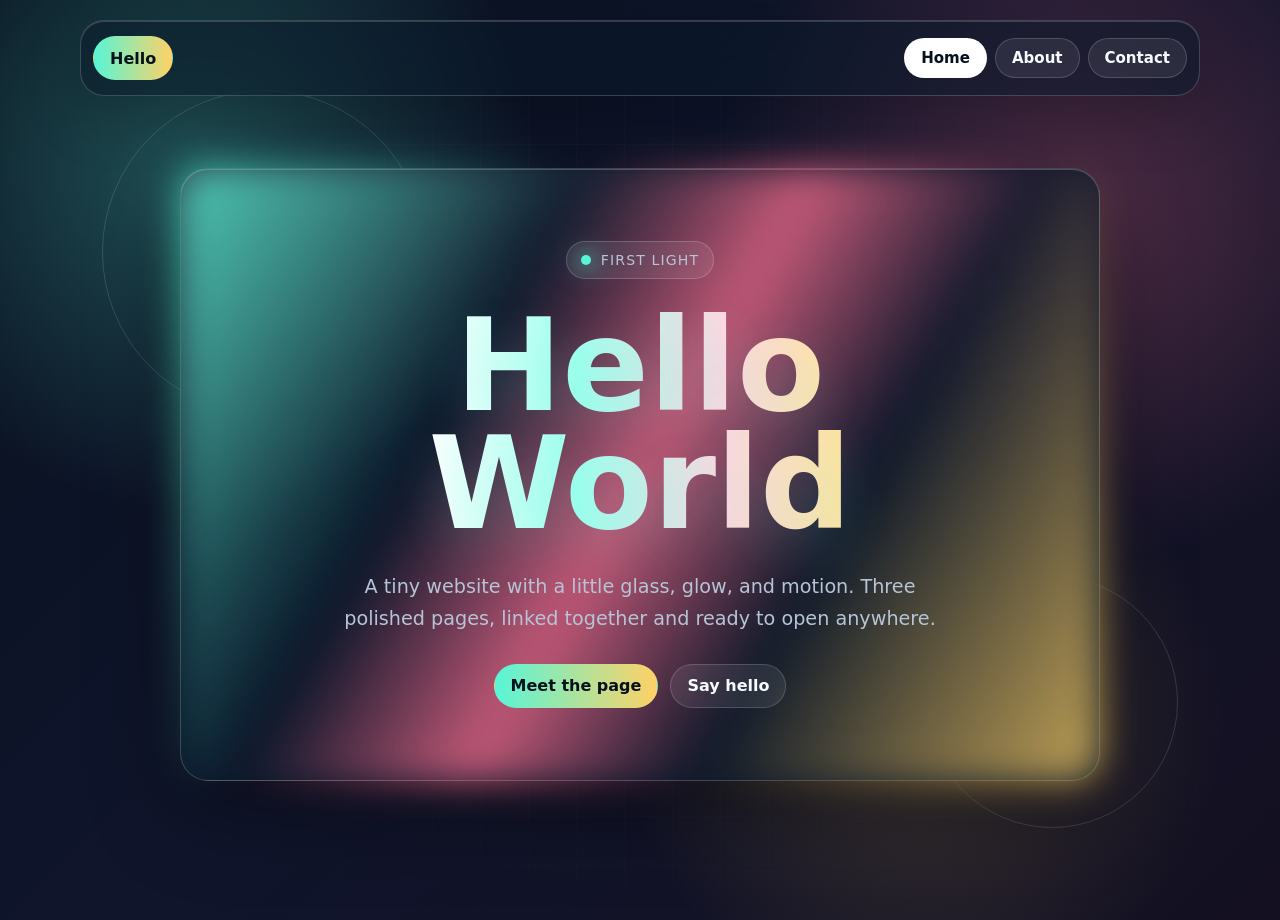
<file: index.html>
<!DOCTYPE html>
<html lang="en">
<head>
  <meta charset="UTF-8">
  <meta name="viewport" content="width=device-width, initial-scale=1.0">
  <title>Hello World | Home</title>
  <link rel="stylesheet" href="styles.css">
</head>
<body>
  <div class="orbit one" aria-hidden="true"></div>
  <div class="orbit two" aria-hidden="true"></div>

  <header class="site-header">
    <a class="logo" href="index.html">Hello</a>
    <nav aria-label="Main navigation">
      <a class="active" href="index.html">Home</a>
      <a href="about.html">About</a>
      <a href="contact.html">Contact</a>
    </nav>
  </header>

  <main class="hero">
    <div class="badge"><span class="spark"></span>First light</div>
    <h1>Hello<br>World</h1>
    <p>A tiny website with a little glass, glow, and motion. Three polished pages, linked together and ready to open anywhere.</p>
    <div class="actions" aria-label="Page actions">
      <a class="button primary" href="about.html">Meet the page</a>
      <a class="button" href="contact.html">Say hello</a>
    </div>
  </main>
</body>
</html>
</file>
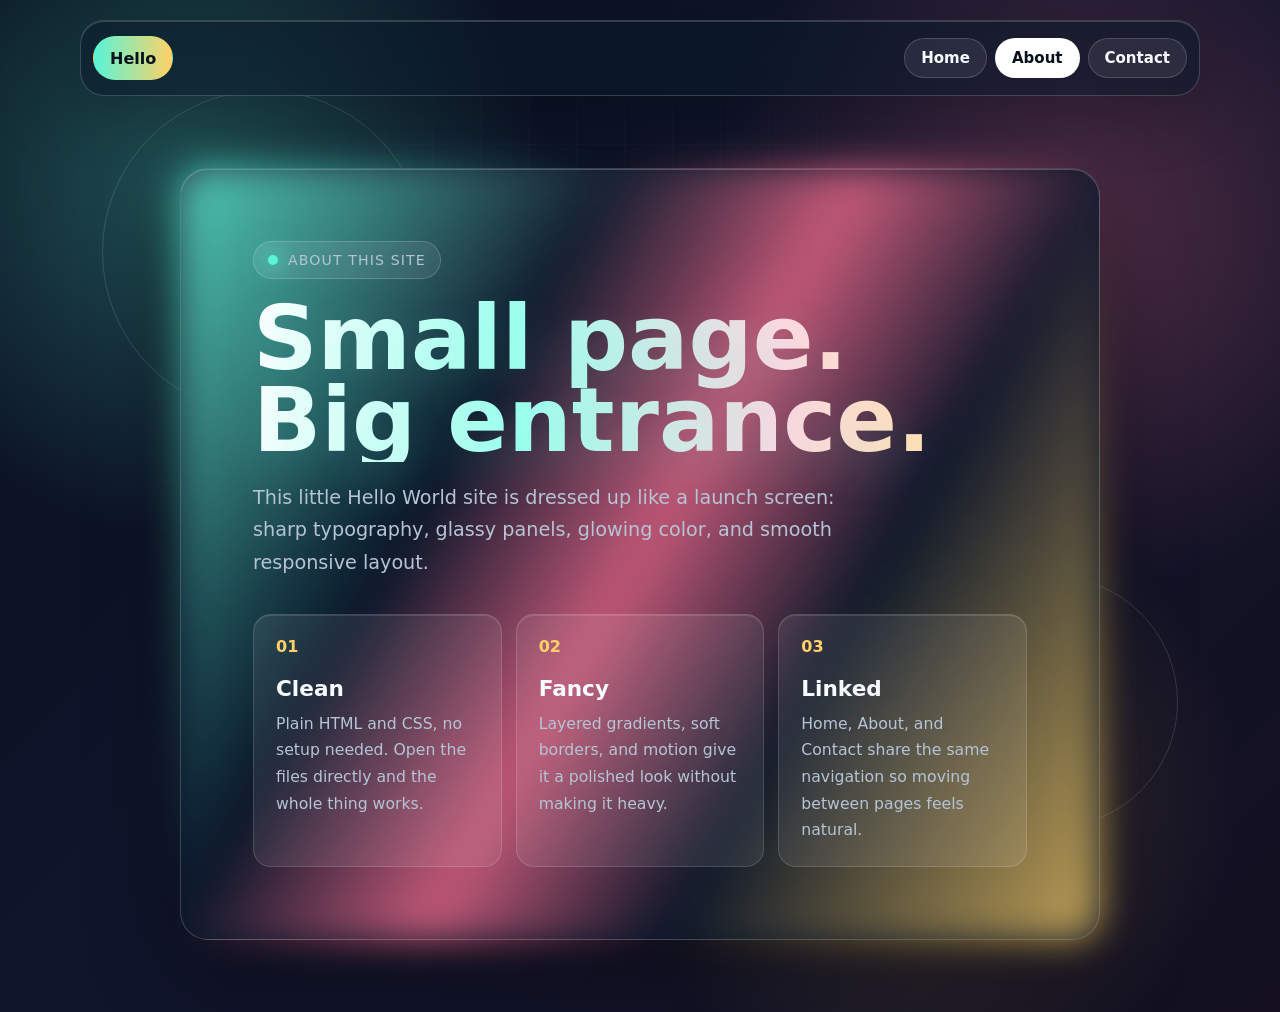
<file: about.html>
<!DOCTYPE html>
<html lang="en">
<head>
  <meta charset="UTF-8">
  <meta name="viewport" content="width=device-width, initial-scale=1.0">
  <title>Hello World | About</title>
  <link rel="stylesheet" href="styles.css">
</head>
<body>
  <div class="orbit one" aria-hidden="true"></div>
  <div class="orbit two" aria-hidden="true"></div>

  <header class="site-header">
    <a class="logo" href="index.html">Hello</a>
    <nav aria-label="Main navigation">
      <a href="index.html">Home</a>
      <a class="active" href="about.html">About</a>
      <a href="contact.html">Contact</a>
    </nav>
  </header>

  <main class="page-shell">
    <section class="intro-panel">
      <div class="badge"><span class="spark"></span>About this site</div>
      <h1>Small page. Big entrance.</h1>
      <p>This little Hello World site is dressed up like a launch screen: sharp typography, glassy panels, glowing color, and smooth responsive layout.</p>
    </section>

    <section class="feature-grid" aria-label="Highlights">
      <article class="feature-card">
        <span>01</span>
        <h2>Clean</h2>
        <p>Plain HTML and CSS, no setup needed. Open the files directly and the whole thing works.</p>
      </article>
      <article class="feature-card">
        <span>02</span>
        <h2>Fancy</h2>
        <p>Layered gradients, soft borders, and motion give it a polished look without making it heavy.</p>
      </article>
      <article class="feature-card">
        <span>03</span>
        <h2>Linked</h2>
        <p>Home, About, and Contact share the same navigation so moving between pages feels natural.</p>
      </article>
    </section>
  </main>
</body>
</html>
</file>
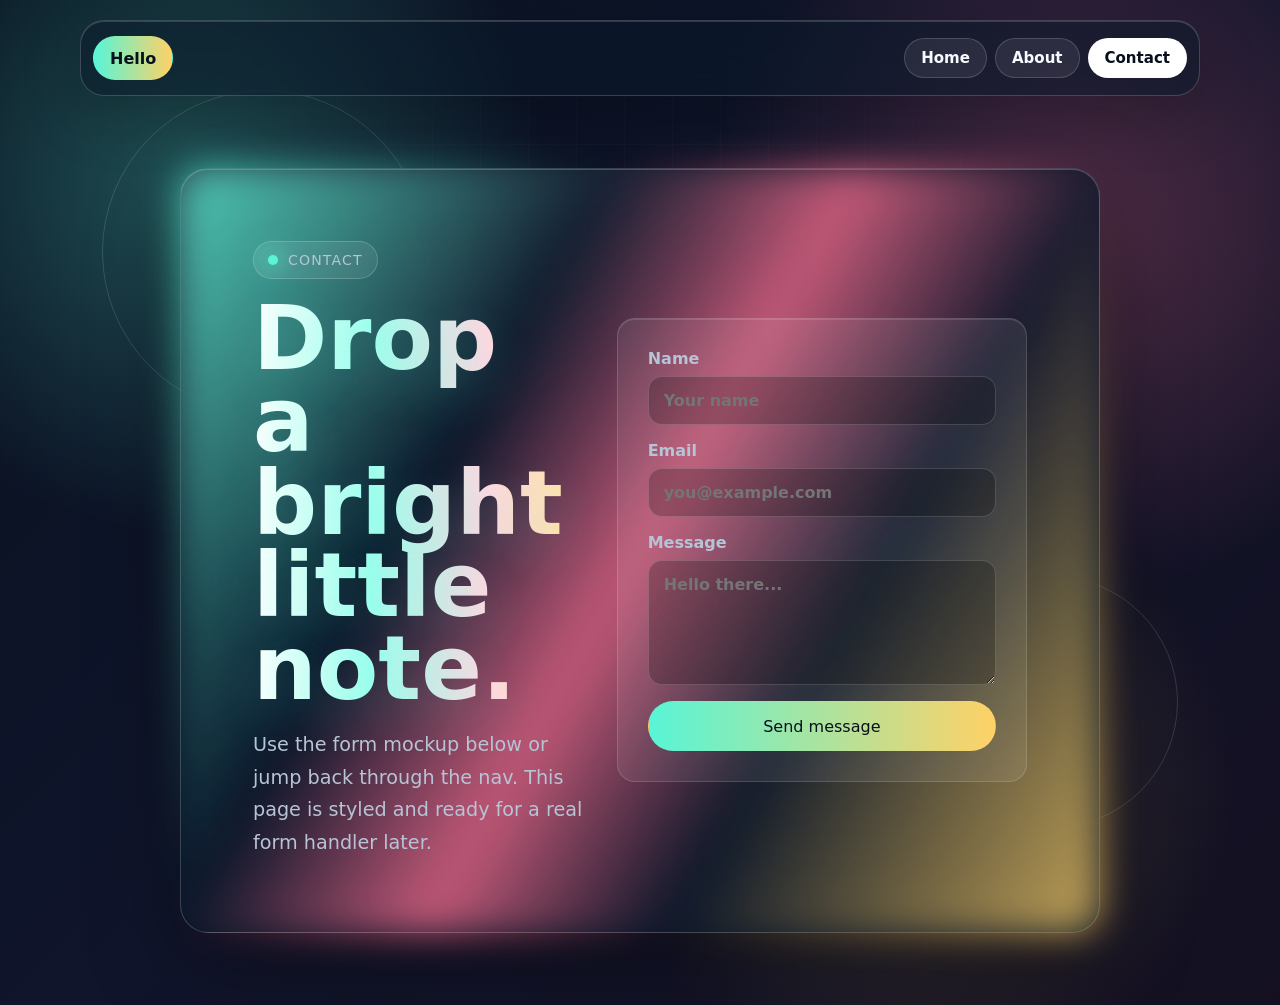
<file: contact.html>
<!DOCTYPE html>
<html lang="en">
<head>
  <meta charset="UTF-8">
  <meta name="viewport" content="width=device-width, initial-scale=1.0">
  <title>Hello World | Contact</title>
  <link rel="stylesheet" href="styles.css">
</head>
<body>
  <div class="orbit one" aria-hidden="true"></div>
  <div class="orbit two" aria-hidden="true"></div>

  <header class="site-header">
    <a class="logo" href="index.html">Hello</a>
    <nav aria-label="Main navigation">
      <a href="index.html">Home</a>
      <a href="about.html">About</a>
      <a class="active" href="contact.html">Contact</a>
    </nav>
  </header>

  <main class="page-shell contact-layout">
    <section class="intro-panel">
      <div class="badge"><span class="spark"></span>Contact</div>
      <h1>Drop a bright little note.</h1>
      <p>Use the form mockup below or jump back through the nav. This page is styled and ready for a real form handler later.</p>
    </section>

    <form class="contact-card" action="mailto:hello@example.com" method="post" enctype="text/plain">
      <label>
        Name
        <input type="text" name="name" placeholder="Your name">
      </label>
      <label>
        Email
        <input type="email" name="email" placeholder="you@example.com">
      </label>
      <label>
        Message
        <textarea name="message" rows="5" placeholder="Hello there..."></textarea>
      </label>
      <button type="submit">Send message</button>
    </form>
  </main>
</body>
</html>
</file>
<file: styles.css>
:root {
  color-scheme: dark;
  --ink: #f7fbff;
  --muted: #b6c4d6;
  --aqua: #58f5d7;
  --rose: #ff6f91;
  --gold: #ffd166;
  --night: #09111f;
  --panel: rgba(10, 24, 42, 0.72);
  --line: rgba(255, 255, 255, 0.18);
}

* {
  box-sizing: border-box;
}

body {
  min-height: 100vh;
  margin: 0;
  overflow-x: hidden;
  font-family: Inter, ui-sans-serif, system-ui, -apple-system, BlinkMacSystemFont, "Segoe UI", sans-serif;
  color: var(--ink);
  background:
    radial-gradient(circle at 15% 18%, rgba(88, 245, 215, 0.28), transparent 26%),
    radial-gradient(circle at 84% 22%, rgba(255, 111, 145, 0.26), transparent 28%),
    radial-gradient(circle at 72% 78%, rgba(255, 209, 102, 0.19), transparent 26%),
    linear-gradient(135deg, #08111f 0%, #10152c 48%, #141021 100%);
}

body::before {
  position: fixed;
  inset: 0;
  content: "";
  pointer-events: none;
  background-image:
    linear-gradient(rgba(255, 255, 255, 0.045) 1px, transparent 1px),
    linear-gradient(90deg, rgba(255, 255, 255, 0.045) 1px, transparent 1px);
  background-size: 48px 48px;
  mask-image: radial-gradient(circle at center, black, transparent 72%);
}

.site-header {
  width: min(1120px, calc(100% - 32px));
  min-height: 76px;
  margin: 20px auto 0;
  padding: 12px;
  display: flex;
  align-items: center;
  justify-content: space-between;
  gap: 16px;
  position: relative;
  z-index: 2;
  border: 1px solid var(--line);
  border-radius: 24px;
  background: rgba(10, 24, 42, 0.54);
  box-shadow: 0 18px 60px rgba(0, 0, 0, 0.22), inset 0 1px 0 rgba(255, 255, 255, 0.16);
  backdrop-filter: blur(20px);
}

.logo,
nav a,
.button,
button {
  display: inline-flex;
  align-items: center;
  justify-content: center;
  min-height: 44px;
  padding: 0 16px;
  border: 1px solid rgba(255, 255, 255, 0.16);
  border-radius: 999px;
  color: var(--ink);
  text-decoration: none;
  font-weight: 800;
  background: rgba(255, 255, 255, 0.08);
  transition: transform 180ms ease, border-color 180ms ease, background 180ms ease;
}

.logo {
  color: #06111d;
  background: linear-gradient(90deg, var(--aqua), var(--gold));
  border-color: transparent;
}

nav {
  display: flex;
  flex-wrap: wrap;
  justify-content: flex-end;
  gap: 8px;
}

nav a {
  min-height: 40px;
  font-size: 0.94rem;
}

nav a.active {
  color: #06111d;
  background: #fff;
}

a:hover,
button:hover {
  transform: translateY(-3px);
  border-color: rgba(255, 255, 255, 0.42);
  background-color: rgba(255, 255, 255, 0.16);
}

.hero,
.page-shell {
  width: min(92vw, 920px);
  min-height: 420px;
  margin: clamp(36px, 8vh, 76px) auto;
  padding: clamp(32px, 8vw, 72px);
  position: relative;
  z-index: 1;
  border: 1px solid var(--line);
  border-radius: 28px;
  background:
    linear-gradient(145deg, rgba(255, 255, 255, 0.13), transparent 34%),
    var(--panel);
  box-shadow:
    0 28px 90px rgba(0, 0, 0, 0.42),
    inset 0 1px 0 rgba(255, 255, 255, 0.22);
  backdrop-filter: blur(24px);
  isolation: isolate;
}

.hero {
  display: grid;
  align-content: center;
  justify-items: center;
  gap: 28px;
  text-align: center;
}

.hero::after,
.page-shell::after {
  position: absolute;
  inset: -2px;
  content: "";
  z-index: -1;
  border-radius: 30px;
  background: linear-gradient(120deg, var(--aqua), transparent 32%, var(--rose), transparent 68%, var(--gold));
  opacity: 0.75;
  filter: blur(18px);
}

.badge {
  display: inline-flex;
  align-items: center;
  gap: 10px;
  width: fit-content;
  padding: 10px 14px;
  border: 1px solid rgba(255, 255, 255, 0.18);
  border-radius: 999px;
  color: var(--muted);
  background: rgba(255, 255, 255, 0.08);
  font-size: 0.88rem;
  letter-spacing: 0.08em;
  text-transform: uppercase;
}

.spark {
  width: 10px;
  height: 10px;
  border-radius: 50%;
  background: var(--aqua);
  box-shadow: 0 0 18px var(--aqua), 0 0 34px var(--aqua);
}

h1,
h2,
p {
  margin: 0;
}

h1 {
  max-width: 760px;
  font-size: clamp(3rem, 10vw, 8.5rem);
  line-height: 0.92;
  letter-spacing: 0;
  text-wrap: balance;
  background: linear-gradient(90deg, #ffffff 0%, #9fffee 35%, #ffd8e1 70%, #ffe59a 100%);
  -webkit-background-clip: text;
  background-clip: text;
  color: transparent;
  text-shadow: 0 18px 50px rgba(88, 245, 215, 0.16);
}

.intro-panel h1 {
  margin-top: 18px;
  font-size: clamp(2.5rem, 7vw, 5.6rem);
}

p {
  max-width: 620px;
  color: var(--muted);
  font-size: clamp(1rem, 2vw, 1.2rem);
  line-height: 1.7;
}

.intro-panel p {
  margin-top: 20px;
}

.actions {
  display: flex;
  flex-wrap: wrap;
  justify-content: center;
  gap: 12px;
}

.button.primary,
button {
  color: #06111d;
  background: linear-gradient(90deg, var(--aqua), var(--gold));
  border-color: transparent;
}

.feature-grid {
  display: grid;
  grid-template-columns: repeat(3, 1fr);
  gap: 14px;
  margin-top: 34px;
}

.feature-card,
.contact-card {
  border: 1px solid rgba(255, 255, 255, 0.14);
  border-radius: 18px;
  background: rgba(255, 255, 255, 0.08);
  box-shadow: inset 0 1px 0 rgba(255, 255, 255, 0.12);
}

.feature-card {
  padding: 22px;
}

.feature-card span {
  color: var(--gold);
  font-weight: 900;
}

.feature-card h2 {
  margin-top: 20px;
  font-size: 1.35rem;
}

.feature-card p {
  margin-top: 10px;
  font-size: 0.98rem;
}

.contact-layout {
  display: grid;
  grid-template-columns: 0.9fr 1.1fr;
  gap: 28px;
  align-items: center;
}

.contact-card {
  display: grid;
  gap: 16px;
  padding: clamp(20px, 4vw, 30px);
}

label {
  display: grid;
  gap: 8px;
  color: var(--muted);
  font-weight: 800;
}

input,
textarea {
  width: 100%;
  border: 1px solid rgba(255, 255, 255, 0.16);
  border-radius: 14px;
  padding: 14px 15px;
  color: var(--ink);
  background: rgba(0, 0, 0, 0.22);
  font: inherit;
  outline: none;
}

textarea {
  resize: vertical;
}

input:focus,
textarea:focus {
  border-color: var(--aqua);
  box-shadow: 0 0 0 4px rgba(88, 245, 215, 0.14);
}

button {
  min-height: 50px;
  cursor: pointer;
  font: inherit;
}

.orbit {
  position: fixed;
  width: 36vmin;
  height: 36vmin;
  border: 1px solid rgba(255, 255, 255, 0.14);
  border-radius: 50%;
  animation: drift 14s linear infinite;
}

.orbit.one {
  top: 10vh;
  left: 8vw;
}

.orbit.two {
  right: 8vw;
  bottom: 8vh;
  width: 28vmin;
  height: 28vmin;
  animation-duration: 18s;
  animation-direction: reverse;
}

@keyframes drift {
  to {
    transform: rotate(360deg);
  }
}

@media (max-width: 760px) {
  .site-header,
  .contact-layout {
    display: grid;
  }

  .site-header {
    justify-items: stretch;
  }

  nav {
    justify-content: stretch;
  }

  nav a {
    flex: 1;
  }

  .feature-grid,
  .contact-layout {
    grid-template-columns: 1fr;
  }
}

@media (max-width: 560px) {
  .site-header {
    width: min(94vw, 420px);
  }

  .hero,
  .page-shell {
    width: min(94vw, 420px);
    border-radius: 20px;
    padding: 28px;
  }

  .actions,
  .button {
    width: 100%;
  }
}
</file>
